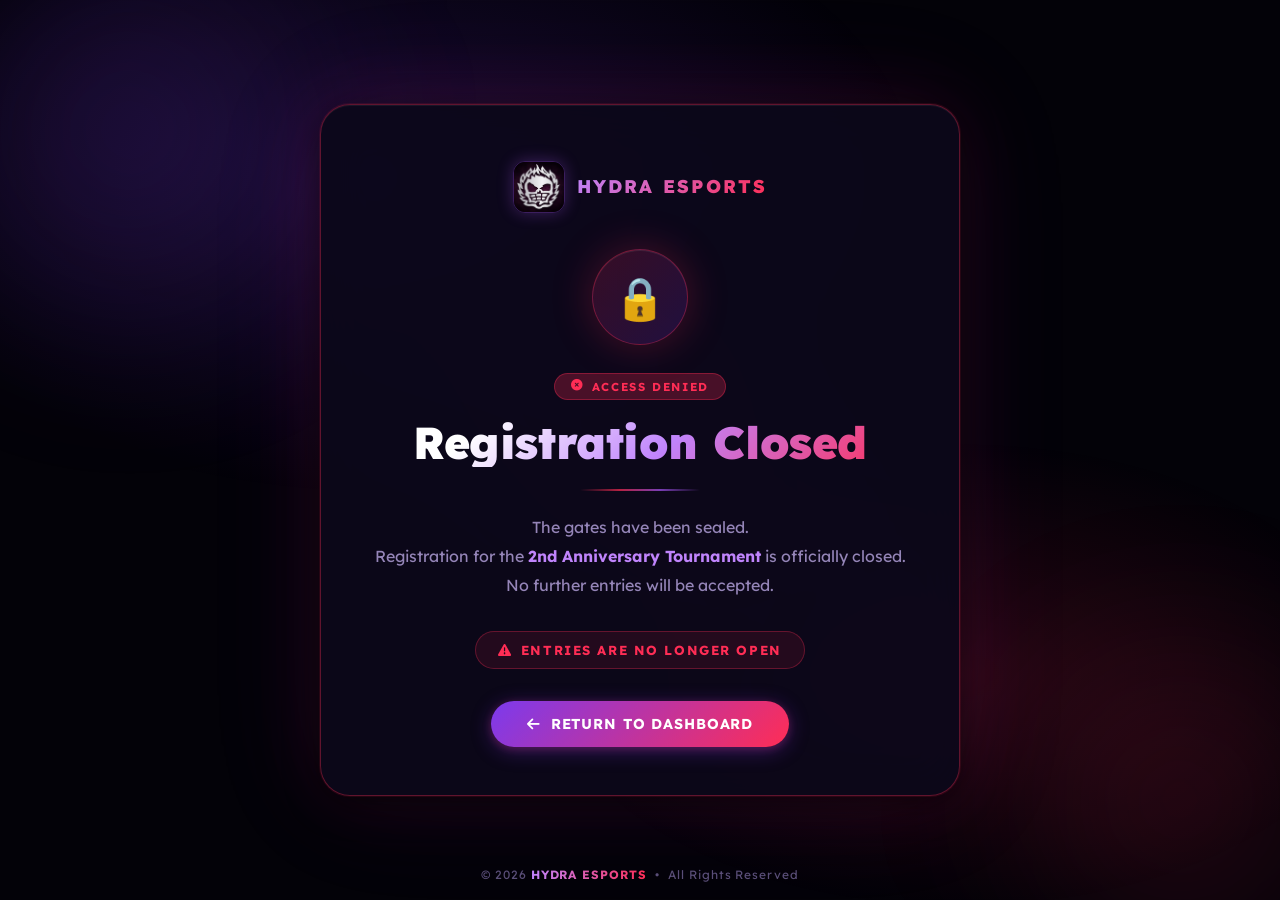
<file: hydra website/dummyreg.html>
<!DOCTYPE html>
<html lang="en">
<head>
<meta charset="UTF-8">
<meta name="viewport" content="width=device-width, initial-scale=1.0">
<title>HYDRA ESPORTS | Registration Closed</title>
<meta name="description" content="Registration for the HYDRA 2nd Anniversary Tournament is now closed.">

<link href="https://fonts.googleapis.com/css2?family=Lexend:wght@300;400;500;600;700;800;900&family=Rajdhani:wght@500;600;700&display=swap" rel="stylesheet">
<link rel="stylesheet" href="https://cdnjs.cloudflare.com/ajax/libs/font-awesome/6.7.2/css/all.min.css">

<style>
/* ============================================
   HYDRA ESPORTS — Registration Closed Page
   Palette: Obsidian / Deep Purple / Crimson Flame
   ============================================ */

:root {
  --bg-void:        #030208;
  --bg-deep:        #07050F;
  --bg-navy:        #0D0A1E;
  --bg-card:        rgba(12, 8, 26, 0.94);
  --bg-glass:       rgba(16, 10, 34, 0.72);
  --purple-neon:    #A855F7;
  --purple-bright:  #C084FC;
  --purple-deep:    #7C3AED;
  --purple-glow:    rgba(168, 85, 247, 0.30);
  --flame-red:      #FF2D55;
  --flame-orange:   #FF6B35;
  --flame-gold:     #FFB800;
  --flame-glow:     rgba(255, 45, 85, 0.25);
  --text-main:      #F5F0FF;
  --text-bright:    #FFFFFF;
  --text-muted:     #9585B8;
  --text-subtle:    #5A4E78;
  --border-purple:  rgba(168, 85, 247, 0.30);
  --border-flame:   rgba(255, 45, 85, 0.35);
  --font-display:   "Lexend", "Rajdhani", sans-serif;
  --font-body:      "Lexend", sans-serif;
  --radius-lg:      22px;
  --radius-xl:      30px;
  --ease-smooth:    cubic-bezier(0.4, 0, 0.2, 1);
  --ease-bounce:    cubic-bezier(0.34, 1.56, 0.64, 1);
}

*, *::before, *::after {
  margin: 0;
  padding: 0;
  box-sizing: border-box;
}

html {
  scroll-behavior: smooth;
  background-color: var(--bg-void);
}

body {
  font-family: var(--font-body);
  background: var(--bg-void);
  color: var(--text-main);
  min-height: 100vh;
  display: flex;
  flex-direction: column;
  justify-content: center;
  align-items: center;
  overflow: hidden;
  position: relative;
}

/* ── Ambient Background ── */
body::before {
  content: "";
  position: fixed;
  inset: 0;
  background:
    radial-gradient(ellipse 60% 50% at 30% 20%, rgba(124, 58, 237, 0.18) 0%, transparent 70%),
    radial-gradient(ellipse 50% 40% at 75% 75%, rgba(255, 45, 85, 0.14) 0%, transparent 65%),
    radial-gradient(ellipse 40% 35% at 50% 50%, rgba(168, 85, 247, 0.08) 0%, transparent 60%);
  pointer-events: none;
  z-index: 0;
}

/* Floating orbs */
.orb {
  position: fixed;
  border-radius: 50%;
  filter: blur(80px);
  pointer-events: none;
  z-index: 0;
  animation: floatOrb 12s ease-in-out infinite;
}
.orb-1 {
  width: 500px; height: 500px;
  background: radial-gradient(circle, rgba(124, 58, 237, 0.20), transparent 70%);
  top: -120px; left: -120px;
  animation-delay: 0s;
}
.orb-2 {
  width: 400px; height: 400px;
  background: radial-gradient(circle, rgba(255, 45, 85, 0.18), transparent 70%);
  bottom: -100px; right: -100px;
  animation-delay: -6s;
}
.orb-3 {
  width: 300px; height: 300px;
  background: radial-gradient(circle, rgba(255, 184, 0, 0.10), transparent 70%);
  top: 50%; left: 50%;
  transform: translate(-50%, -50%);
  animation-delay: -3s;
}

@keyframes floatOrb {
  0%, 100% { transform: translateY(0) scale(1); }
  50%       { transform: translateY(-30px) scale(1.07); }
}

/* ── Main Card ── */
.container {
  position: relative;
  z-index: 10;
  width: 92%;
  max-width: 640px;
  text-align: center;
  background: var(--bg-card);
  border: 1px solid var(--border-flame);
  border-radius: var(--radius-xl);
  padding: 56px 48px 48px;
  backdrop-filter: blur(24px) saturate(1.5);
  -webkit-backdrop-filter: blur(24px) saturate(1.5);
  box-shadow:
    0 0 0 1px rgba(255, 45, 85, 0.10),
    0 8px 32px rgba(0,0,0,0.6),
    0 0 80px rgba(255, 45, 85, 0.12),
    0 0 120px rgba(124, 58, 237, 0.10),
    inset 0 1px 0 rgba(255,255,255,0.06);
  animation: cardIn 0.8s var(--ease-bounce) both;
}

@keyframes cardIn {
  from { opacity: 0; transform: translateY(40px) scale(0.95); }
  to   { opacity: 1; transform: translateY(0) scale(1); }
}

/* ── Brand Bar ── */
.brand-bar {
  display: flex;
  align-items: center;
  justify-content: center;
  gap: 12px;
  margin-bottom: 36px;
}
.brand-logo {
  width: 52px; height: 52px;
  border-radius: 12px;
  object-fit: cover;
  border: 1.5px solid var(--border-purple);
  box-shadow: 0 0 16px var(--purple-glow);
}
.brand-name {
  font-family: var(--font-display);
  font-size: 1.15rem;
  font-weight: 800;
  letter-spacing: 0.12em;
  text-transform: uppercase;
  background: linear-gradient(135deg, var(--purple-bright), var(--flame-red));
  -webkit-background-clip: text;
  -webkit-text-fill-color: transparent;
  background-clip: text;
}

/* ── Icon ── */
.icon-wrap {
  width: 96px; height: 96px;
  margin: 0 auto 28px;
  border-radius: 50%;
  background: linear-gradient(135deg, rgba(255,45,85,0.18), rgba(124,58,237,0.18));
  border: 1.5px solid var(--border-flame);
  display: flex; align-items: center; justify-content: center;
  font-size: 2.6rem;
  box-shadow: 0 0 40px rgba(255,45,85,0.25), inset 0 1px 0 rgba(255,255,255,0.08);
  animation: iconPulse 3s ease-in-out infinite;
}
@keyframes iconPulse {
  0%, 100% { box-shadow: 0 0 40px rgba(255,45,85,0.25), inset 0 1px 0 rgba(255,255,255,0.08); }
  50%       { box-shadow: 0 0 70px rgba(255,45,85,0.45), 0 0 30px rgba(124,58,237,0.30), inset 0 1px 0 rgba(255,255,255,0.08); }
}

/* ── Eyebrow ── */
.eyebrow {
  display: inline-flex;
  align-items: center;
  gap: 7px;
  background: var(--flame-glow);
  border: 1px solid var(--border-flame);
  border-radius: 50px;
  padding: 5px 16px;
  font-size: 0.72rem;
  font-weight: 700;
  letter-spacing: 0.14em;
  text-transform: uppercase;
  color: var(--flame-red);
  margin-bottom: 18px;
  animation: blink 2.4s ease-in-out infinite;
}
@keyframes blink {
  0%, 100% { opacity: 1; }
  50%       { opacity: 0.5; }
}

/* ── Heading ── */
h1 {
  font-family: var(--font-display);
  font-size: clamp(2rem, 5vw, 2.8rem);
  font-weight: 900;
  letter-spacing: -0.01em;
  line-height: 1.1;
  background: linear-gradient(135deg, #fff 20%, var(--purple-bright) 55%, var(--flame-red) 100%);
  -webkit-background-clip: text;
  -webkit-text-fill-color: transparent;
  background-clip: text;
  margin-bottom: 6px;
}

/* ── Divider ── */
.divider {
  width: 120px;
  height: 2px;
  margin: 22px auto;
  background: linear-gradient(90deg, transparent, var(--flame-red), var(--purple-neon), transparent);
  border-radius: 2px;
  opacity: 0.7;
}

/* ── Body Text ── */
.body-text {
  font-size: 1rem;
  font-weight: 400;
  color: var(--text-muted);
  line-height: 1.8;
  margin-bottom: 8px;
}

/* ── Warning Pill ── */
.warning-pill {
  display: inline-flex;
  align-items: center;
  gap: 8px;
  margin: 24px 0 32px;
  background: rgba(255, 45, 85, 0.10);
  border: 1px solid rgba(255, 45, 85, 0.30);
  border-radius: 50px;
  padding: 10px 22px;
  font-size: 0.82rem;
  font-weight: 700;
  letter-spacing: 0.12em;
  text-transform: uppercase;
  color: var(--flame-red);
}

/* ── Return Button ── */
.btn {
  display: inline-flex;
  align-items: center;
  gap: 10px;
  padding: 14px 36px;
  font-family: var(--font-display);
  font-size: 0.9rem;
  font-weight: 700;
  letter-spacing: 0.06em;
  text-transform: uppercase;
  text-decoration: none;
  color: var(--text-bright);
  background: linear-gradient(135deg, var(--purple-deep) 0%, var(--flame-red) 100%);
  border: none;
  border-radius: 50px;
  cursor: pointer;
  transition: all 0.3s var(--ease-smooth);
  box-shadow: 0 4px 20px rgba(124, 58, 237, 0.35), 0 2px 8px rgba(255, 45, 85, 0.25);
  position: relative;
  overflow: hidden;
}
.btn::before {
  content: "";
  position: absolute;
  inset: 0;
  background: linear-gradient(135deg, rgba(255,255,255,0.12), transparent);
  border-radius: inherit;
  opacity: 0;
  transition: opacity 0.3s;
}
.btn:hover {
  transform: translateY(-3px) scale(1.03);
  box-shadow: 0 8px 32px rgba(124, 58, 237, 0.55), 0 4px 16px rgba(255, 45, 85, 0.40);
}
.btn:hover::before { opacity: 1; }
.btn:active { transform: translateY(-1px) scale(1.01); }

/* ── Footer ── */
footer {
  position: fixed;
  bottom: 18px;
  font-size: 0.75rem;
  color: var(--text-subtle);
  letter-spacing: 0.08em;
  z-index: 10;
}
footer span {
  background: linear-gradient(90deg, var(--purple-bright), var(--flame-red));
  -webkit-background-clip: text;
  -webkit-text-fill-color: transparent;
  background-clip: text;
  font-weight: 700;
}

/* ── Responsive ── */
@media (max-width: 480px) {
  .container { padding: 40px 24px 36px; }
  .brand-logo { width: 42px; height: 42px; }
}
</style>
</head>

<body>

<!-- Background Orbs -->
<div class="orb orb-1"></div>
<div class="orb orb-2"></div>
<div class="orb orb-3"></div>

<div class="container">

  <!-- Brand -->
  <div class="brand-bar">
    <img src="new-logo.jpg" alt="HYDRA Esports Logo" class="brand-logo">
    <span class="brand-name">Hydra Esports</span>
  </div>

  <!-- Icon -->
  <div class="icon-wrap">🔒</div>

  <!-- Eyebrow -->
  <div class="eyebrow">
    <i class="fa-solid fa-circle-xmark"></i>
    Access Denied
  </div>

  <!-- Title -->
  <h1>Registration Closed</h1>

  <div class="divider"></div>

  <!-- Body -->
  <p class="body-text">
    The gates have been sealed.<br>
    Registration for the <strong style="color:var(--purple-bright);">2nd Anniversary Tournament</strong> is officially closed.<br>
    No further entries will be accepted.
  </p>

  <!-- Warning -->
  <div class="warning-pill">
    <i class="fa-solid fa-triangle-exclamation"></i>
    Entries Are No Longer Open
  </div>

  <!-- CTA -->
  <a href="user.html" class="btn">
    <i class="fa-solid fa-arrow-left"></i>
    Return to Dashboard
  </a>

</div>

<footer>
  © 2026 <span>HYDRA ESPORTS</span> &nbsp;•&nbsp; All Rights Reserved
</footer>

</body>
</html>
</file>
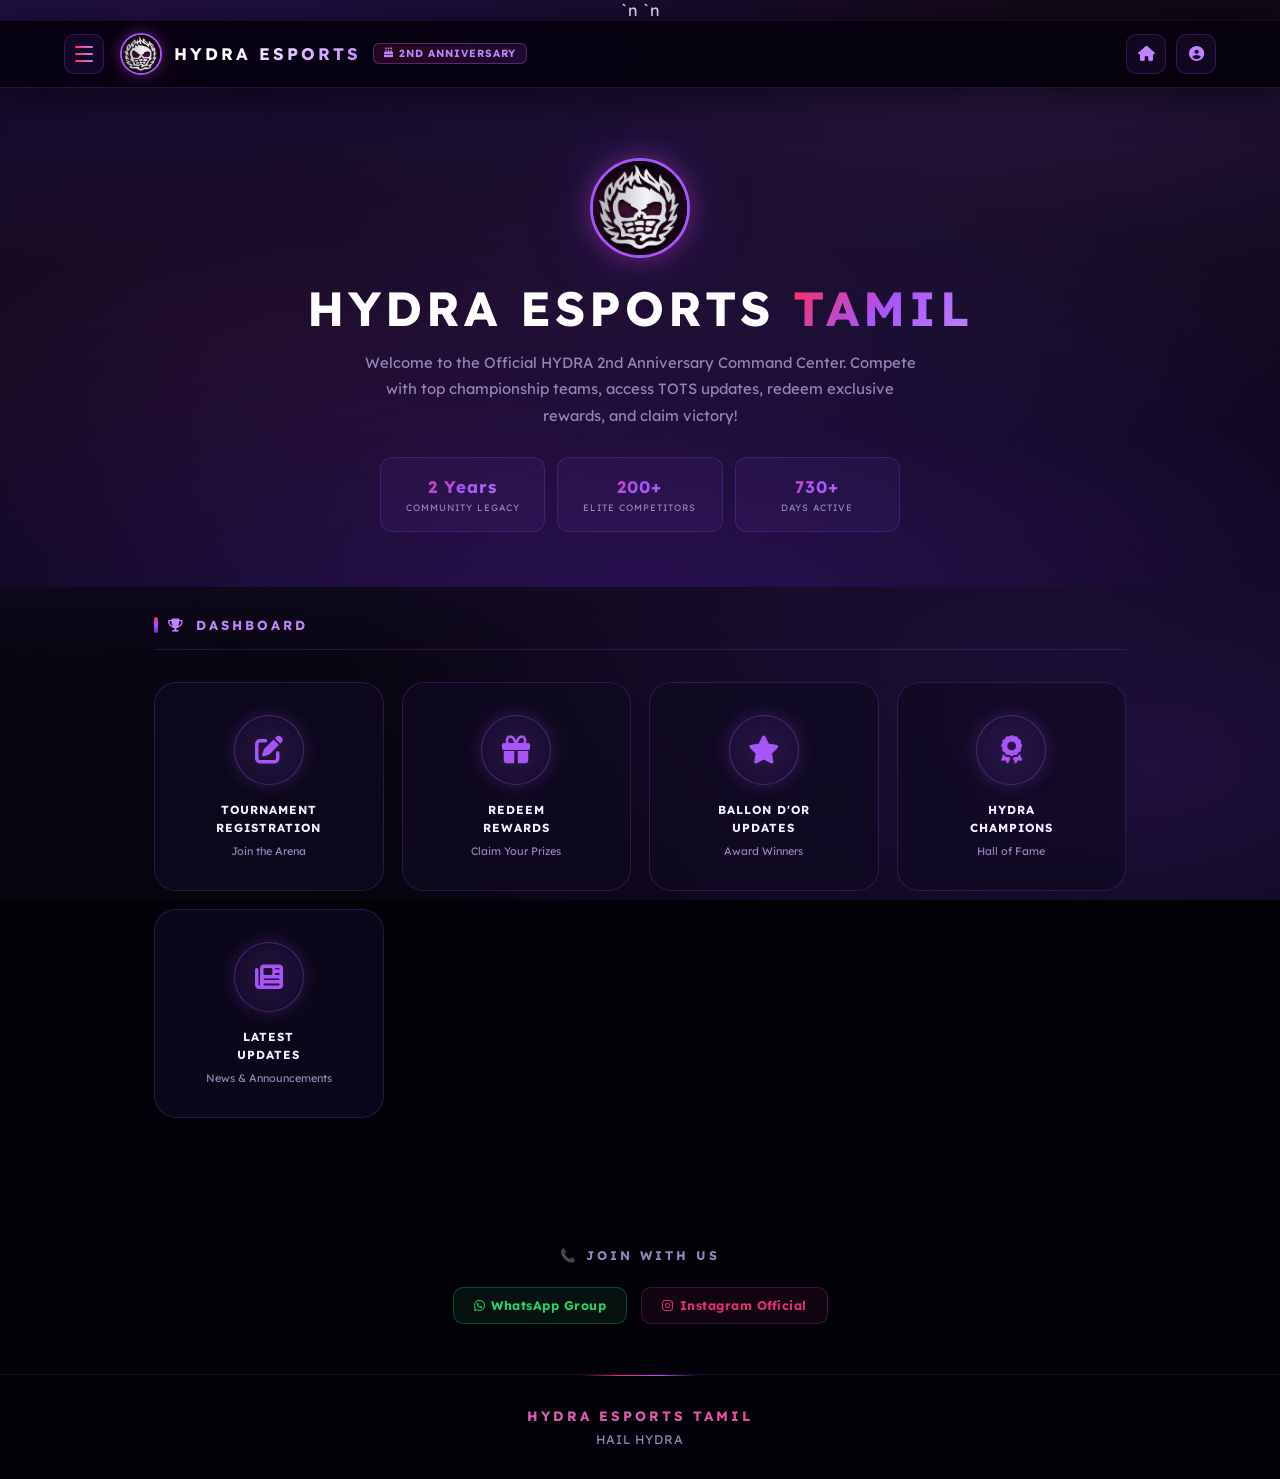
<file: hydra website/user.html>
<!DOCTYPE html>
<html lang="en">
<head>
    <meta charset="UTF-8">
    <meta name="viewport" content="width=device-width, initial-scale=1.0">
    <title>HYDRA ESPORTS | 2nd Anniversary Dashboard</title>
    <meta name="description" content="HYDRA Esports Tamil 2nd Anniversary Dashboard — Access tournaments, TOTS updates, winners and redeem codes.">

    <link rel="stylesheet" href="index.css">
    <link rel="stylesheet" href="login.css">
    <link rel="preconnect" href="https://fonts.googleapis.com">`n    <link rel="preconnect" href="https://fonts.gstatic.com" crossorigin>`n    <link href="https://fonts.googleapis.com/css2?family=Lexend:wght@100..900&family=Rajdhani:wght@500;600;700&display=swap" rel="stylesheet">
    <link rel="stylesheet" href="https://cdnjs.cloudflare.com/ajax/libs/font-awesome/6.7.2/css/all.min.css">
</head>
<body>

    <!-- Header Navigation -->
    <header class="nav-header">
        <div class="nav-left">
            <button class="nav-hamburger" aria-label="Menu">
                <span></span>
                <span></span>
                <span></span>
            </button>
            <a href="user.html" class="nav-brand">
                <div class="nav-logo-wrapper">
                    <img src="new-logo.jpg" alt="HYDRA FC Logo" class="nav-logo-img">
                </div>
                <span class="nav-title">HYDRA ESPORTS</span>
                <span class="anniversary-badge"><i class="fa-solid fa-cake-candles"></i> 2nd Anniversary</span>
            </a>
        </div>
        <div class="nav-right">
            <a href="user.html" class="nav-icon-btn" aria-label="Home" title="Home">
                <i class="fa-solid fa-house"></i>
            </a>
            <button class="nav-icon-btn" aria-label="Profile">
                <i class="fa-solid fa-circle-user"></i>
            </button>
        </div>
    </header>

    <!-- Dashboard Hero -->
    <section class="dashboard-hero">
        <div class="dashboard-hero-content">
            <div class="logo-box">
                <div class="logo">
                    <img src="new-logo.jpg" alt="HYDRA FC Logo" class="hydra-logo-img">
                </div>
            </div>
            <h1>HYDRA ESPORTS <span>TAMIL</span></h1>
            <p>
                Welcome to the Official HYDRA 2nd Anniversary Command Center. Compete with top championship teams, access TOTS updates, redeem exclusive rewards, and claim victory!
            </p>

            <!-- Milestone Stats -->
            <div class="milestone-cards" style="max-width: 520px; margin: 0 auto;">
                <div class="milestone-card">
                    <span class="milestone-value">2 Years</span>
                    <span class="milestone-label">Community Legacy</span>
                </div>
                <div class="milestone-card">
                    <span class="milestone-value">200+</span>
                    <span class="milestone-label">Elite Competitors</span>
                </div>
                <div class="milestone-card">
                    <span class="milestone-value">730+</span>
                    <span class="milestone-label">Days Active</span>
                </div>
            </div>
        </div>
    </section>

    <!-- Premium Feature Card Grid -->
    <section class="dashboard" style="margin-top: 10px;">
        <div class="dashboard-section-header">
            <h2><i class="fa-solid fa-trophy"></i> Dashboard</h2>
        </div>

        <div class="feature-grid">

            <a href="dummyreg.html" class="feature-grid-card">
                <div class="fgc-icon-wrap">
                    <i class="fa-solid fa-pen-to-square"></i>
                </div>
                <span class="fgc-title">Tournament<br>Registration</span>
                <span class="fgc-sub">Join the Arena</span>
            </a>

            <a href="radeem.html" class="feature-grid-card">
                <div class="fgc-icon-wrap">
                    <i class="fa-solid fa-gift"></i>
                </div>
                <span class="fgc-title">Redeem<br>Rewards</span>
                <span class="fgc-sub">Claim Your Prizes</span>
            </a>

            <a href="tots.html" class="feature-grid-card">
                <div class="fgc-icon-wrap">
                    <i class="fa-solid fa-star"></i>
                </div>
                <span class="fgc-title">Ballon d'Or<br>Updates</span>
                <span class="fgc-sub">Award Winners</span>
            </a>

            <a href="winners.html" class="feature-grid-card">
                <div class="fgc-icon-wrap">
                    <i class="fa-solid fa-award"></i>
                </div>
                <span class="fgc-title">HYDRA<br>Champions</span>
                <span class="fgc-sub">Hall of Fame</span>
            </a>

            <a href="user-news.html" class="feature-grid-card">
                <div class="fgc-icon-wrap">
                    <i class="fa-solid fa-newspaper"></i>
                </div>
                <span class="fgc-title">Latest<br>Updates</span>
                <span class="fgc-sub">News & Announcements</span>
            </a>

        </div>
    </section>

    <!-- Join Us Section -->
    <div class="contact-section">
        <h3>📞 JOIN WITH US</h3>
        <div class="contact-links">
            <a href="https://chat.whatsapp.com/CxFlmvKiVvY5ThpyJpaWYj" target="_blank" class="contact-btn whatsapp">
                <i class="fa-brands fa-whatsapp"></i> WhatsApp Group
            </a>
            <a href="https://www.instagram.com/hydraa_cf/" target="_blank" class="contact-btn instagram">
                <i class="fa-brands fa-instagram"></i> Instagram Official
            </a>
        </div>
    </div>
        
    <!-- Footer -->
    <footer>
        <h3>HYDRA ESPORTS TAMIL</h3>
        <p>HAIL HYDRA</p>
    </footer>

    <script src="3d-effects.js"></script>

</body>
</html>
</file>
<file: hydra website/index.css>
/* ============================================
   HYDRA ESPORTS — Ultra Premium Dark Gaming UI
   Palette: Obsidian Black / Crimson / Deep Purple / Flame Gold
   Inspired by the Skull-Flame HYDRA Logo
   ============================================ */

@import url('https://fonts.googleapis.com/css2?family=Lexend:wght@100..900&family=Rajdhani:wght@500;600;700&display=swap');

:root {
  /* Core Backgrounds */
  --bg-void:         #030208;
  --bg-deep:         #07050F;
  --bg-navy:         #0D0A1E;
  --bg-card:         rgba(12, 8, 26, 0.94);
  --bg-card-hover:   rgba(20, 12, 40, 0.98);
  --bg-glass:        rgba(16, 10, 34, 0.72);
  --bg-surface:      rgba(20, 14, 44, 0.80);

  /* Purple Palette */
  --purple-neon:    #A855F7;
  --purple-bright:  #C084FC;
  --purple-deep:    #7C3AED;
  --purple-dark:    #6D28D9;
  --purple-ultra:   #4C1D95;
  --purple-glow:    rgba(168, 85, 247, 0.30);
  --purple-glow-lg: rgba(168, 85, 247, 0.18);
  --violet-mid:     #8B5CF6;

  /* Flame/Crimson Accents */
  --flame-red:      #FF2D55;
  --flame-orange:   #FF6B35;
  --flame-gold:     #FFB800;
  --flame-glow:     rgba(255, 45, 85, 0.25);

  /* Text */
  --text-main:      #F5F0FF;
  --text-bright:    #FFFFFF;
  --text-muted:     #9585B8;
  --text-subtle:    #5A4E78;

  /* Borders */
  --border-purple:  rgba(168, 85, 247, 0.30);
  --border-flame:   rgba(255, 45, 85, 0.25);
  --border-subtle:  rgba(255, 255, 255, 0.07);
  --border-glass:   rgba(255, 255, 255, 0.08);

  /* Typography — Lexend premium stack */
  --font-display:   "Lexend", "Rajdhani", sans-serif;
  --font-sub:       "Lexend", sans-serif;
  --font-body:      "Lexend", sans-serif;

  /* Radius */
  --radius-sm:      10px;
  --radius-md:      16px;
  --radius-lg:      22px;
  --radius-xl:      30px;

  /* Transitions */
  --ease-smooth:    cubic-bezier(0.4, 0, 0.2, 1);
  --ease-bounce:    cubic-bezier(0.34, 1.56, 0.64, 1);
}

/* ============================================
   RESET & BASE
   ============================================ */
*, *::before, *::after {
  margin: 0;
  padding: 0;
  box-sizing: border-box;
}

html {
  scroll-behavior: smooth;
  background-color: #030208;
}

body {
  font-family: var(--font-body);
  font-optical-sizing: auto;
  font-feature-settings: 'kern' 1, 'liga' 1;
  -webkit-font-smoothing: antialiased;
  -moz-osx-font-smoothing: grayscale;
  background-color: #030208;
  background:
    radial-gradient(ellipse 80% 60% at 10% 10%, rgba(109, 40, 217, 0.28), transparent 55%),
    radial-gradient(ellipse 70% 55% at 90% 90%, rgba(124, 58, 237, 0.20), transparent 50%),
    radial-gradient(ellipse 50% 45% at 50% 50%, rgba(168, 85, 247, 0.06), transparent 60%),
    radial-gradient(ellipse 40% 35% at 50% 0%, rgba(255, 45, 85, 0.04), transparent 50%),
    linear-gradient(160deg, #0D0A1E 0%, #07050F 50%, #030208 100%);
  background-attachment: fixed;
  color: var(--text-main);
  min-height: 100vh;
  display: flex;
  flex-direction: column;
  align-items: center;
  overflow-x: hidden;
  animation: fadeIn 0.5s var(--ease-smooth) forwards;
}

/* ============================================
   ANIMATIONS
   ============================================ */
@keyframes fadeIn {
  from { opacity: 0; }
  to   { opacity: 1; }
}

@keyframes slideUp {
  from { opacity: 0; transform: translateY(32px); }
  to   { opacity: 1; transform: translateY(0); }
}

@keyframes slideDown {
  from { opacity: 0; transform: translateY(-20px); }
  to   { opacity: 1; transform: translateY(0); }
}

@keyframes glow-pulse {
  0%, 100% { box-shadow: 0 0 20px var(--purple-glow), 0 0 50px rgba(109, 40, 217, 0.15); }
  50%       { box-shadow: 0 0 40px rgba(168, 85, 247, 0.60), 0 0 90px rgba(109, 40, 217, 0.35); }
}

@keyframes flame-pulse {
  0%, 100% { box-shadow: 0 0 20px rgba(255, 45, 85, 0.30), 0 0 50px rgba(168, 85, 247, 0.20); }
  50%       { box-shadow: 0 0 45px rgba(255, 45, 85, 0.55), 0 0 90px rgba(168, 85, 247, 0.35); }
}

@keyframes shimmer {
  0%   { background-position: -200% center; }
  100% { background-position: 200% center; }
}

@keyframes spin {
  to { transform: rotate(360deg); }
}

@keyframes float {
  0%, 100% { transform: translateY(0px) rotate(0deg); }
  50%       { transform: translateY(-8px) rotate(1deg); }
}

@keyframes borderGlow {
  0%, 100% { border-color: rgba(168, 85, 247, 0.30); }
  50%       { border-color: rgba(168, 85, 247, 0.65); }
}

@keyframes scanline {
  0%   { transform: translateY(-100%); }
  100% { transform: translateY(100vh); }
}

/* ============================================
   BACKGROUND GRID LAYER
   ============================================ */
.background {
  position: fixed;
  inset: 0;
  z-index: 0;
  overflow: hidden;
  pointer-events: none;
}

.gradient {
  position: absolute;
  inset: 0;
  background:
    radial-gradient(ellipse 65% 55% at 20% 20%, rgba(109, 40, 217, 0.22), transparent),
    radial-gradient(ellipse 60% 50% at 80% 80%, rgba(168, 85, 247, 0.14), transparent),
    radial-gradient(ellipse 40% 35% at 80% 20%, rgba(255, 45, 85, 0.07), transparent),
    #030208;
}

.grid {
  position: absolute;
  inset: 0;
  background-image:
    linear-gradient(rgba(168, 85, 247, 0.04) 1px, transparent 1px),
    linear-gradient(90deg, rgba(168, 85, 247, 0.02) 1px, transparent 1px);
  background-size: 56px 56px;
}

/* ============================================
   HEADER / NAV
   ============================================ */
.nav-header {
  width: 100%;
  display: flex;
  align-items: center;
  justify-content: space-between;
  padding: 0 5%;
  height: 68px;
  background: rgba(5, 3, 12, 0.92);
  backdrop-filter: blur(28px) saturate(200%);
  -webkit-backdrop-filter: blur(28px) saturate(200%);
  border-bottom: 1px solid rgba(168, 85, 247, 0.22);
  box-shadow:
    0 4px 40px rgba(0, 0, 0, 0.60),
    0 1px 0 rgba(168, 85, 247, 0.12) inset,
    0 -1px 0 rgba(255, 45, 85, 0.06) inset;
  position: sticky;
  top: 0;
  z-index: 200;
  animation: slideDown 0.5s var(--ease-smooth) both;
}

.nav-left {
  display: flex;
  align-items: center;
  gap: 16px;
}

.nav-right {
  display: flex;
  align-items: center;
  gap: 10px;
}

/* Hamburger */
.nav-hamburger {
  width: 40px;
  height: 40px;
  display: flex;
  flex-direction: column;
  align-items: center;
  justify-content: center;
  gap: 5px;
  background: rgba(168, 85, 247, 0.08);
  border: 1px solid rgba(168, 85, 247, 0.25);
  border-radius: var(--radius-sm);
  cursor: pointer;
  transition: background 0.2s, box-shadow 0.2s;
  padding: 0;
  flex-shrink: 0;
}

.nav-hamburger:hover {
  background: rgba(168, 85, 247, 0.18);
  box-shadow: 0 0 16px var(--purple-glow);
}

.nav-hamburger span {
  display: block;
  width: 18px;
  height: 2px;
  background: linear-gradient(90deg, var(--flame-red), var(--purple-bright));
  border-radius: 2px;
  transition: transform 0.2s, opacity 0.2s;
}

/* Nav icon button */
.nav-icon-btn {
  width: 40px;
  height: 40px;
  display: flex;
  align-items: center;
  justify-content: center;
  background: rgba(168, 85, 247, 0.08);
  border: 1px solid rgba(168, 85, 247, 0.22);
  border-radius: var(--radius-sm);
  color: var(--purple-bright);
  font-size: 0.95rem;
  cursor: pointer;
  text-decoration: none;
  transition: background 0.2s, box-shadow 0.2s, color 0.2s, border-color 0.2s;
  flex-shrink: 0;
}

.nav-icon-btn:hover {
  background: rgba(168, 85, 247, 0.22);
  box-shadow: 0 0 16px var(--purple-glow);
  color: var(--text-bright);
  border-color: rgba(168, 85, 247, 0.50);
}

/* Brand */
.nav-brand {
  display: flex;
  align-items: center;
  gap: 12px;
  text-decoration: none;
}

.nav-logo-wrapper {
  position: relative;
  width: 42px;
  height: 42px;
  flex-shrink: 0;
}

.nav-logo-img {
  width: 42px;
  height: 42px;
  border-radius: 50%;
  object-fit: cover;
  object-position: center;
  border: 2px solid var(--purple-neon);
  box-shadow: 0 0 14px var(--purple-glow), 0 0 30px rgba(255, 45, 85, 0.15);
  display: block;
  transition: box-shadow 0.3s;
}

.nav-logo-img:hover {
  box-shadow: 0 0 24px rgba(168, 85, 247, 0.60), 0 0 50px rgba(255, 45, 85, 0.25);
}

.nav-title {
  font-family: var(--font-display);
  font-size: 1.05rem;
  font-weight: 700;
  color: var(--text-bright);
  letter-spacing: 3px;
  text-transform: uppercase;
  background: linear-gradient(135deg, #FFFFFF 30%, var(--purple-bright) 100%);
  -webkit-background-clip: text;
  background-clip: text;
  color: transparent;
}

.anniversary-badge {
  display: inline-flex;
  align-items: center;
  gap: 5px;
  background: linear-gradient(135deg, rgba(255, 45, 85, 0.15), rgba(168, 85, 247, 0.15));
  border: 1px solid rgba(168, 85, 247, 0.40);
  color: var(--purple-bright);
  font-family: var(--font-sub);
  font-size: 0.65rem;
  font-weight: 700;
  padding: 3px 10px;
  border-radius: 6px;
  letter-spacing: 1px;
  text-transform: uppercase;
  white-space: nowrap;
}

/* ============================================
   LAYOUT
   ============================================ */
main, .container {
  width: 100%;
  max-width: 1280px;
  padding: 32px 5%;
  display: grid;
  grid-template-columns: 1fr 420px;
  gap: 32px;
  align-items: start;
  flex: 1;
}

/* ============================================
   HERO / BRAND PANEL
   ============================================ */
.hero {
  padding: 20px 0;
  animation: slideUp 0.6s var(--ease-smooth) 0.1s both;
}

.hero-logo-box {
  margin-bottom: 28px;
}

.logo {
  width: 100px;
  height: 100px;
  display: flex;
  align-items: center;
  justify-content: center;
}

.hydra-logo-img {
  width: 100px;
  height: 100px;
  border-radius: 50%;
  object-fit: cover;
  object-position: center;
  border: 3px solid var(--purple-neon);
  box-shadow:
    0 0 30px var(--purple-glow),
    0 0 70px rgba(109, 40, 217, 0.22),
    0 0 20px rgba(255, 45, 85, 0.15);
  animation: flame-pulse 3.5s ease-in-out infinite;
  display: block;
}

.tagline {
  font-family: var(--font-sub);
  font-size: 0.68rem;
  color: var(--purple-bright);
  letter-spacing: 3px;
  text-transform: uppercase;
  display: flex;
  align-items: center;
  gap: 10px;
  margin-bottom: 12px;
}

.tagline::before {
  content: '';
  display: inline-block;
  width: 28px;
  height: 2px;
  background: linear-gradient(90deg, var(--flame-red), var(--purple-neon), transparent);
  border-radius: 2px;
}

.hero h1 {
  font-family: var(--font-display);
  font-size: clamp(2rem, 5vw, 3.4rem);
  font-weight: 800;
  color: var(--text-main);
  line-height: 1.08;
  margin: 16px 0;
  letter-spacing: 1.5px;
  text-transform: uppercase;
  font-optical-sizing: auto;
}

.hero h1 span {
  background: linear-gradient(135deg, var(--flame-red), var(--purple-neon), var(--purple-bright));
  -webkit-background-clip: text;
  background-clip: text;
  color: transparent;
}

.hero p {
  font-size: 0.95rem;
  color: var(--text-muted);
  line-height: 1.78;
  max-width: 500px;
  margin-bottom: 28px;
}

/* ============================================
   STATS ROW
   ============================================ */
.hero-stats {
  display: flex;
  gap: 24px;
  flex-wrap: wrap;
  margin-bottom: 28px;
}

.stat {
  display: flex;
  flex-direction: column;
  gap: 2px;
}

.stat-value {
  font-family: var(--font-display);
  font-size: 1.4rem;
  font-weight: 700;
  background: linear-gradient(135deg, var(--flame-red), var(--purple-neon));
  -webkit-background-clip: text;
  background-clip: text;
  color: transparent;
  letter-spacing: 1px;
}

.stat-label {
  font-size: 0.72rem;
  color: var(--text-muted);
  text-transform: uppercase;
  letter-spacing: 1px;
}

/* ============================================
   BUTTONS
   ============================================ */
.btn-primary {
  display: inline-flex;
  align-items: center;
  gap: 8px;
  padding: 13px 28px;
  background: linear-gradient(135deg, var(--purple-dark), var(--purple-neon));
  color: #FFFFFF;
  font-family: var(--font-sub);
  font-size: 0.82rem;
  font-weight: 700;
  border: none;
  border-radius: var(--radius-sm);
  cursor: pointer;
  text-decoration: none;
  letter-spacing: 1px;
  transition: transform 0.2s var(--ease-smooth), box-shadow 0.2s;
  position: relative;
  overflow: hidden;
}

.btn-primary::after {
  content: '';
  position: absolute;
  inset: 0;
  background: rgba(255,255,255,0.08);
  opacity: 0;
  transition: opacity 0.2s;
}

.btn-primary:hover::after { opacity: 1; }

.btn-primary:hover {
  transform: translateY(-3px);
  box-shadow: 0 12px 36px rgba(168, 85, 247, 0.55);
}

.contact-btn {
  display: inline-flex;
  align-items: center;
  gap: 6px;
  padding: 10px 20px;
  background: rgba(168, 85, 247, 0.10);
  border: 1px solid rgba(168, 85, 247, 0.28);
  color: var(--purple-bright);
  font-family: var(--font-sub);
  font-size: 0.78rem;
  font-weight: 700;
  border-radius: var(--radius-sm);
  cursor: pointer;
  text-decoration: none;
  letter-spacing: 0.5px;
  transition: transform 0.2s var(--ease-smooth), background 0.2s, box-shadow 0.2s, border-color 0.2s;
}

.contact-btn:hover {
  transform: translateY(-2px);
  background: rgba(168, 85, 247, 0.22);
  box-shadow: 0 6px 24px rgba(168, 85, 247, 0.30);
  border-color: rgba(168, 85, 247, 0.50);
}

/* ============================================
   FEATURE CARDS (small)
   ============================================ */
.feature-cards {
  display: flex;
  gap: 12px;
  flex-wrap: wrap;
  margin-bottom: 30px;
}

.feat-card {
  padding: 16px 18px;
  background: var(--bg-card);
  border: 1px solid var(--border-purple);
  border-radius: var(--radius-md);
  min-width: 130px;
  cursor: pointer;
  text-decoration: none;
  transition: transform 0.25s var(--ease-smooth), box-shadow 0.25s, border-color 0.25s;
  backdrop-filter: blur(14px);
}

.feat-card:hover {
  transform: translateY(-5px) scale(1.02);
  box-shadow: 0 12px 40px rgba(168, 85, 247, 0.30);
  border-color: rgba(168, 85, 247, 0.55);
}

.feat-icon {
  font-size: 1.4rem;
  margin-bottom: 8px;
  color: var(--purple-neon);
}

.feat-title {
  font-family: var(--font-sub);
  font-size: 0.72rem;
  color: var(--text-main);
  letter-spacing: 0.5px;
  font-weight: 700;
  margin-bottom: 2px;
}

.feat-sub {
  font-size: 0.70rem;
  color: var(--text-muted);
}

/* ============================================
   LOGIN PANEL
   ============================================ */
.login-panel {
  background: var(--bg-card);
  border: 1px solid var(--border-purple);
  border-radius: var(--radius-lg);
  padding: 34px 28px;
  box-shadow: 0 8px 60px rgba(109, 40, 217, 0.24);
  position: sticky;
  top: 80px;
  backdrop-filter: blur(20px);
}

.logo-box {
  display: flex;
  justify-content: center;
  margin-bottom: 20px;
}

/* ============================================
   CARD BASE
   ============================================ */
.card {
  background: var(--bg-card);
  border: 1px solid rgba(168, 85, 247, 0.22);
  border-radius: var(--radius-md);
  padding: 24px;
  backdrop-filter: blur(16px);
  transition: transform 0.28s var(--ease-smooth), box-shadow 0.28s, border-color 0.28s;
  position: relative;
  overflow: hidden;
}

.card::before {
  content: '';
  position: absolute;
  top: 0; left: 0; right: 0;
  height: 1px;
  background: linear-gradient(90deg, transparent, rgba(168, 85, 247, 0.50), rgba(255, 45, 85, 0.30), transparent);
  opacity: 0.6;
}

.card:hover {
  transform: translateY(-4px);
  box-shadow: 0 14px 48px rgba(168, 85, 247, 0.25);
  border-color: rgba(168, 85, 247, 0.45);
}

/* ============================================
   MILESTONE CARDS
   ============================================ */
.milestone-cards {
  display: flex;
  gap: 10px;
  margin-bottom: 22px;
  justify-content: space-between;
}

.milestone-card {
  flex: 1;
  text-align: center;
  background: rgba(168, 85, 247, 0.06);
  border: 1px solid rgba(168, 85, 247, 0.18);
  border-radius: var(--radius-sm);
  padding: 14px 8px;
  transition: transform 0.22s var(--ease-bounce), box-shadow 0.22s, border-color 0.22s;
  position: relative;
  overflow: hidden;
}

.milestone-card::after {
  content: '';
  position: absolute;
  bottom: 0; left: 0; right: 0;
  height: 2px;
  background: linear-gradient(90deg, transparent, var(--purple-neon), transparent);
  opacity: 0;
  transition: opacity 0.3s;
}

.milestone-card:hover {
  transform: translateY(-4px);
  box-shadow: 0 8px 28px rgba(168, 85, 247, 0.25);
  border-color: rgba(168, 85, 247, 0.40);
}

.milestone-card:hover::after { opacity: 1; }

.milestone-value {
  font-family: var(--font-display);
  font-size: 1rem;
  font-weight: 700;
  letter-spacing: 1px;
  background: linear-gradient(135deg, var(--flame-red), var(--purple-neon), var(--purple-bright));
  -webkit-background-clip: text;
  background-clip: text;
  color: transparent;
  display: block;
}

.milestone-label {
  font-size: 0.58rem;
  color: var(--text-muted);
  text-transform: uppercase;
  letter-spacing: 1px;
  display: block;
  margin-top: 4px;
}

/* ============================================
   GOOGLE SIGN-IN BUTTON
   ============================================ */
.google-btn {
  display: flex;
  align-items: center;
  justify-content: center;
  gap: 10px;
  width: 100%;
  padding: 15px 20px;
  background: linear-gradient(135deg, #4C1D95 0%, #7C3AED 40%, #A855F7 100%);
  border: 1px solid rgba(168, 85, 247, 0.40);
  border-radius: var(--radius-md);
  color: #FFFFFF;
  font-family: var(--font-sub);
  font-size: 0.86rem;
  font-weight: 700;
  cursor: pointer;
  letter-spacing: 1px;
  transition: transform 0.22s var(--ease-smooth), box-shadow 0.22s;
  position: relative;
  overflow: hidden;
  box-shadow: 0 4px 24px rgba(109, 40, 217, 0.30);
}

.google-btn::before {
  content: '';
  position: absolute;
  top: 0; left: -100%;
  width: 100%; height: 100%;
  background: linear-gradient(90deg, transparent, rgba(255,255,255,0.14), transparent);
  transition: left 0.45s;
}

.google-btn:hover::before { left: 100%; }

.google-btn:hover {
  transform: translateY(-4px);
  box-shadow: 0 14px 44px rgba(168, 85, 247, 0.60), 0 0 30px rgba(255, 45, 85, 0.15);
  border-color: rgba(168, 85, 247, 0.65);
}

.btn-icon {
  width: 22px;
  height: 22px;
  display: flex;
  align-items: center;
  justify-content: center;
  flex-shrink: 0;
}

/* ============================================
   TABLES
   ============================================ */
.winner-table th {
  color: var(--purple-bright);
  font-family: var(--font-sub);
  font-size: 0.70rem;
  letter-spacing: 1.5px;
  text-transform: uppercase;
  border-bottom: 2px solid rgba(168, 85, 247, 0.40);
  padding: 16px;
  background: rgba(168, 85, 247, 0.06);
}

.winner-table td {
  padding: 14px 16px;
  border-bottom: 1px solid rgba(168, 85, 247, 0.08);
  color: var(--text-main);
  font-size: 0.87rem;
}

.winner-table tr:hover td {
  background: rgba(168, 85, 247, 0.06);
}

.winner-table tr:first-child td {
  color: var(--flame-gold);
}

/* ============================================
   SECTION TITLES
   ============================================ */
.section-title {
  font-family: var(--font-sub);
  font-size: 0.88rem;
  font-weight: 700;
  color: var(--purple-bright);
  letter-spacing: 2.5px;
  text-transform: uppercase;
  margin-bottom: 20px;
  padding-bottom: 12px;
  border-bottom: 1px solid rgba(168, 85, 247, 0.20);
  display: flex;
  align-items: center;
  gap: 10px;
}

.section-title::before {
  content: '';
  display: inline-block;
  width: 4px;
  height: 18px;
  background: linear-gradient(180deg, var(--flame-red), var(--purple-neon), var(--purple-dark));
  border-radius: 3px;
  flex-shrink: 0;
}

/* ============================================
   DIVIDER
   ============================================ */
.divider {
  display: flex;
  align-items: center;
  gap: 12px;
  margin: 20px 0;
  width: 100%;
  height: auto;
  background: none;
  opacity: 1;
}

.divider::before,
.divider::after {
  content: '';
  flex: 1;
  height: 1px;
  background: linear-gradient(90deg, transparent, rgba(168, 85, 247, 0.30), transparent);
}

.divider-text {
  font-size: 0.68rem;
  color: var(--text-muted);
  white-space: nowrap;
  letter-spacing: 2px;
  text-transform: uppercase;
  font-family: var(--font-sub);
}

/* ============================================
   STATUS BAR
   ============================================ */
.status-bar {
  display: flex;
  align-items: center;
  gap: 8px;
  padding: 10px 16px;
  background: rgba(168, 85, 247, 0.06);
  border: 1px solid rgba(168, 85, 247, 0.14);
  border-radius: 8px;
  margin-top: 16px;
}

.status-dot {
  width: 7px;
  height: 7px;
  border-radius: 50%;
  background: #4ade80;
  box-shadow: 0 0 10px rgba(74, 222, 128, 0.65), 0 0 20px rgba(74, 222, 128, 0.30);
  flex-shrink: 0;
  animation: glow-pulse 2s ease-in-out infinite;
}

.status-text {
  font-size: 0.70rem;
  color: var(--text-muted);
  font-family: var(--font-sub);
  letter-spacing: 0.8px;
}

/* ============================================
   LOADING SPINNER
   ============================================ */
.loading-spinner {
  width: 44px;
  height: 44px;
  border: 3px solid rgba(168, 85, 247, 0.12);
  border-top-color: var(--purple-neon);
  border-right-color: var(--flame-red);
  border-radius: 50%;
  animation: spin 0.85s linear infinite;
  margin: 0 auto 16px;
}

/* ============================================
   HIDE LEGACY ELEMENTS
   ============================================ */
.particles, .circle, #arcReactorCanvas,
.logo-ring, .logo-ring-outer, .nav-logo-ring {
  display: none !important;
}

/* ============================================
   INPUTS
   ============================================ */
input[type="text"],
input[type="email"],
input[type="password"],
input[type="file"],
select, textarea {
  background: rgba(168, 85, 247, 0.05) !important;
  border: 1px solid rgba(168, 85, 247, 0.20) !important;
  color: #F5F0FF !important;
  border-radius: var(--radius-sm);
  padding: 14px 18px;
  font-family: var(--font-body);
  width: 100%;
  transition: border-color 0.2s, box-shadow 0.2s, background 0.2s;
  outline: none;
  font-size: 0.9rem;
  letter-spacing: 0.3px;
}

input::placeholder, textarea::placeholder { color: var(--text-subtle) !important; }

input:focus, select:focus, textarea:focus {
  border-color: var(--purple-neon) !important;
  box-shadow: 0 0 0 3px rgba(168, 85, 247, 0.14) !important;
  background: rgba(168, 85, 247, 0.08) !important;
}

/* ============================================
   PAGE WRAPPER (Subpages)
   ============================================ */
.page-wrapper {
  width: 100%;
  max-width: 1100px;
  padding: 36px 5% 80px;
  flex: 1;
  animation: slideUp 0.5s var(--ease-smooth) 0.15s both;
}

/* ============================================
   PAGE HERO
   ============================================ */
.page-hero {
  text-align: center;
  padding: 52px 20px 36px;
  animation: slideUp 0.55s var(--ease-smooth) 0.05s both;
  position: relative;
}

.page-hero::before {
  content: '';
  position: absolute;
  top: 0; left: 50%;
  transform: translateX(-50%);
  width: 200px;
  height: 1px;
  background: linear-gradient(90deg, transparent, var(--purple-neon), var(--flame-red), transparent);
}

.page-hero h1 {
  font-family: var(--font-display);
  font-size: clamp(1.8rem, 4vw, 2.8rem);
  font-weight: 700;
  letter-spacing: 3px;
  text-transform: uppercase;
  background: linear-gradient(135deg, var(--flame-red) 0%, var(--purple-neon) 50%, var(--purple-bright) 100%);
  -webkit-background-clip: text;
  background-clip: text;
  color: transparent;
  margin-bottom: 14px;
  line-height: 1.2;
}

.page-hero p {
  color: var(--text-muted);
  font-size: 0.93rem;
  max-width: 560px;
  margin: 0 auto;
  line-height: 1.78;
}

.page-hero .tagline {
  justify-content: center;
  margin-bottom: 16px;
}

/* ============================================
   DASHBOARD PREMIUM FEATURE GRID
   ============================================ */
.dashboard {
  width: 100%;
  max-width: 1100px;
  padding: 20px 5% 50px;
}

.dashboard-section-header {
  display: flex;
  align-items: center;
  justify-content: space-between;
  margin-bottom: 32px;
  padding-bottom: 16px;
  border-bottom: 1px solid rgba(168, 85, 247, 0.18);
}

.dashboard h2 {
  font-family: var(--font-sub);
  font-size: 0.82rem;
  letter-spacing: 3px;
  color: var(--purple-bright);
  text-transform: uppercase;
  display: flex;
  align-items: center;
  gap: 10px;
}

.dashboard h2::before {
  content: '';
  display: inline-block;
  width: 4px;
  height: 16px;
  background: linear-gradient(180deg, var(--flame-red), var(--purple-neon), var(--purple-dark));
  border-radius: 3px;
}

/* ============================================
   PREMIUM FEATURE CARD GRID
   ============================================ */
.feature-grid {
  display: grid;
  grid-template-columns: repeat(4, 1fr);
  gap: 18px;
  margin-bottom: 50px;
}

.feature-grid-card {
  display: flex;
  flex-direction: column;
  align-items: center;
  justify-content: center;
  gap: 16px;
  padding: 32px 16px;
  min-height: 190px;
  background: var(--bg-glass);
  border: 1px solid rgba(168, 85, 247, 0.20);
  border-radius: var(--radius-lg);
  backdrop-filter: blur(18px);
  -webkit-backdrop-filter: blur(18px);
  text-decoration: none;
  color: var(--text-main);
  position: relative;
  overflow: hidden;
  cursor: pointer;
  transition:
    transform 0.30s var(--ease-bounce),
    box-shadow 0.30s var(--ease-smooth),
    border-color 0.30s,
    background 0.30s;
  animation: slideUp 0.5s var(--ease-smooth) both;
}

/* Top shimmer line */
.feature-grid-card::before {
  content: '';
  position: absolute;
  top: 0; left: 0; right: 0;
  height: 1px;
  background: linear-gradient(90deg, transparent, rgba(255, 45, 85, 0.50), rgba(168, 85, 247, 0.70), transparent);
  opacity: 0;
  transition: opacity 0.3s;
}

/* Radial glow overlay */
.feature-grid-card::after {
  content: '';
  position: absolute;
  inset: 0;
  background: radial-gradient(circle at 50% 40%, rgba(168, 85, 247, 0.10), transparent 65%);
  opacity: 0;
  transition: opacity 0.3s;
}

/* Stagger animation delays */
.feature-grid-card:nth-child(1) { animation-delay: 0.10s; }
.feature-grid-card:nth-child(2) { animation-delay: 0.18s; }
.feature-grid-card:nth-child(3) { animation-delay: 0.26s; }
.feature-grid-card:nth-child(4) { animation-delay: 0.34s; }
.feature-grid-card:nth-child(5) { animation-delay: 0.42s; }
.feature-grid-card:nth-child(6) { animation-delay: 0.50s; }
.feature-grid-card:nth-child(7) { animation-delay: 0.58s; }
.feature-grid-card:nth-child(8) { animation-delay: 0.66s; }

.feature-grid-card:hover::before { opacity: 1; }
.feature-grid-card:hover::after  { opacity: 1; }

.feature-grid-card:hover {
  transform: translateY(-8px) scale(1.03);
  box-shadow:
    0 20px 56px rgba(168, 85, 247, 0.32),
    0 0 0 1px rgba(168, 85, 247, 0.42),
    0 0 30px rgba(255, 45, 85, 0.10);
  background: rgba(24, 14, 52, 0.88);
  border-color: rgba(168, 85, 247, 0.50);
}

.feature-grid-card:hover .fgc-icon-wrap {
  box-shadow:
    0 0 30px rgba(168, 85, 247, 0.60),
    0 0 70px rgba(255, 45, 85, 0.20);
  transform: scale(1.10);
  border-color: rgba(168, 85, 247, 0.65);
}

/* Icon circle */
.fgc-icon-wrap {
  width: 70px;
  height: 70px;
  border-radius: 50%;
  background: radial-gradient(circle, rgba(168, 85, 247, 0.16), rgba(109, 40, 217, 0.08));
  border: 1.5px solid rgba(168, 85, 247, 0.35);
  display: flex;
  align-items: center;
  justify-content: center;
  font-size: 1.75rem;
  color: var(--purple-neon);
  flex-shrink: 0;
  transition: box-shadow 0.30s, transform 0.30s, border-color 0.30s;
  position: relative;
  z-index: 1;
  box-shadow: 0 0 18px rgba(168, 85, 247, 0.22);
}

.fgc-title {
  font-family: var(--font-sub);
  font-size: 0.73rem;
  font-weight: 700;
  color: var(--text-main);
  letter-spacing: 1px;
  text-align: center;
  text-transform: uppercase;
  position: relative;
  z-index: 1;
  line-height: 1.5;
}

.fgc-sub {
  font-size: 0.68rem;
  color: var(--text-muted);
  text-align: center;
  position: relative;
  z-index: 1;
  margin-top: -8px;
}

/* ============================================
   NEWS CARDS
   ============================================ */
.news-grid {
  display: grid;
  grid-template-columns: repeat(auto-fit, minmax(300px, 1fr));
  gap: 22px;
}

.news-card {
  background: var(--bg-glass);
  border: 1px solid rgba(168, 85, 247, 0.20);
  border-radius: var(--radius-lg);
  overflow: hidden;
  backdrop-filter: blur(16px);
  transition: transform 0.30s var(--ease-smooth), box-shadow 0.30s, border-color 0.30s;
  display: flex;
  flex-direction: column;
  animation: slideUp 0.5s var(--ease-smooth) both;
}

.news-card:hover {
  transform: translateY(-7px);
  box-shadow: 0 18px 56px rgba(168, 85, 247, 0.28);
  border-color: rgba(168, 85, 247, 0.50);
}

.news-card-img-wrap {
  overflow: hidden;
  height: 200px;
  flex-shrink: 0;
}

.news-card-img-wrap img,
.news-card img {
  width: 100%;
  height: 200px;
  object-fit: cover;
  display: block;
  transition: transform 0.45s var(--ease-smooth);
}

.news-card:hover .news-card-img-wrap img,
.news-card:hover img {
  transform: scale(1.07);
}

.news-content {
  padding: 22px 20px;
  display: flex;
  flex-direction: column;
  gap: 10px;
  flex: 1;
}

.news-content h2,
.news-content h3 {
  font-family: var(--font-sub);
  font-size: 0.88rem;
  font-weight: 700;
  color: var(--text-main);
  letter-spacing: 0.5px;
  line-height: 1.48;
}

.news-content p {
  font-size: 0.83rem;
  color: var(--text-muted);
  line-height: 1.72;
  flex: 1;
}

.news-date {
  display: inline-flex;
  align-items: center;
  gap: 6px;
  font-family: var(--font-sub);
  font-size: 0.63rem;
  font-weight: 700;
  color: var(--purple-bright);
  background: rgba(168, 85, 247, 0.10);
  border: 1px solid rgba(168, 85, 247, 0.22);
  border-radius: 20px;
  padding: 4px 12px;
  letter-spacing: 0.5px;
  width: fit-content;
  margin-top: auto;
}

/* ============================================
   CONTACT SECTION
   ============================================ */
.contact-section {
  width: 100%;
  max-width: 1100px;
  padding: 30px 5% 50px;
  text-align: center;
}

.contact-section h3 {
  font-family: var(--font-sub);
  font-size: 0.78rem;
  letter-spacing: 3px;
  color: var(--text-muted);
  text-transform: uppercase;
  margin-bottom: 24px;
}

.contact-links {
  display: flex;
  gap: 14px;
  justify-content: center;
  flex-wrap: wrap;
}

.contact-btn.whatsapp {
  background: rgba(37, 211, 102, 0.08);
  border-color: rgba(37, 211, 102, 0.28);
  color: #25D366;
}

.contact-btn.whatsapp:hover {
  background: rgba(37, 211, 102, 0.18);
  box-shadow: 0 6px 24px rgba(37, 211, 102, 0.28);
}

.contact-btn.instagram {
  background: rgba(193, 53, 132, 0.08);
  border-color: rgba(193, 53, 132, 0.28);
  color: #E1306C;
}

.contact-btn.instagram:hover {
  background: rgba(193, 53, 132, 0.18);
  box-shadow: 0 6px 24px rgba(193, 53, 132, 0.28);
}

/* ============================================
   FOOTER
   ============================================ */
footer, .footer {
  width: 100%;
  text-align: center;
  padding: 32px 20px;
  border-top: 1px solid rgba(168, 85, 247, 0.14);
  color: var(--text-muted);
  font-size: 0.78rem;
  margin-top: auto;
  position: relative;
}

footer::before {
  content: '';
  position: absolute;
  top: 0; left: 50%;
  transform: translateX(-50%);
  width: 120px;
  height: 1px;
  background: linear-gradient(90deg, transparent, var(--flame-red), var(--purple-neon), transparent);
}

footer h3, .footer h3 {
  font-family: var(--font-display);
  color: var(--purple-bright);
  margin-bottom: 8px;
  font-size: 0.85rem;
  letter-spacing: 3px;
  text-transform: uppercase;
  background: linear-gradient(135deg, var(--purple-bright), var(--flame-red));
  -webkit-background-clip: text;
  background-clip: text;
  color: transparent;
}

footer p { margin-top: 4px; letter-spacing: 1px; }

/* ============================================
   TABLE WRAPPER
   ============================================ */
.table-wrapper {
  overflow-x: auto;
}

/* ============================================
   FORM CARD
   ============================================ */
.form-card {
  width: min(560px, 94vw);
  margin: 0 auto;
}

/* ============================================
   DASHBOARD GRID (legacy fallback)
   ============================================ */
.dashboard-grid {
  display: grid;
  grid-template-columns: repeat(auto-fit, minmax(200px, 1fr));
  gap: 20px;
}

.dashboard-grid .card {
  display: flex;
  flex-direction: column;
  gap: 12px;
  text-decoration: none;
  color: var(--text-main);
}

.dashboard-grid .card .icon {
  font-size: 1.8rem;
  width: 54px;
  height: 54px;
  background: rgba(168, 85, 247, 0.10);
  border: 1px solid var(--border-purple);
  border-radius: 14px;
  display: flex;
  align-items: center;
  justify-content: center;
  color: var(--purple-neon);
  transition: background 0.2s, box-shadow 0.2s;
}

.dashboard-grid .card:hover .icon {
  background: rgba(168, 85, 247, 0.22);
  box-shadow: 0 0 20px var(--purple-glow);
}

.dashboard-grid .card h3 {
  font-family: var(--font-sub);
  font-size: 0.80rem;
  font-weight: 700;
  letter-spacing: 0.5px;
}

.dashboard-grid .card p {
  font-size: 0.78rem;
  color: var(--text-muted);
  line-height: 1.5;
  margin: 0;
}

/* ============================================
   DASHBOARD HERO
   ============================================ */
.dashboard-hero {
  width: 100%;
  position: relative;
  min-height: 300px;
  display: flex;
  align-items: center;
  justify-content: center;
  flex-direction: column;
  text-align: center;
  padding: 70px 5% 55px;
  overflow: hidden;
  margin-bottom: 0;
}

.dashboard-hero::before {
  content: '';
  position: absolute;
  inset: 0;
  background:
    radial-gradient(ellipse 80% 90% at 50% 110%, rgba(109, 40, 217, 0.35), transparent),
    radial-gradient(ellipse 60% 70% at 80% 0%, rgba(168, 85, 247, 0.14), transparent),
    radial-gradient(ellipse 50% 50% at 20% 50%, rgba(255, 45, 85, 0.06), transparent),
    linear-gradient(180deg, rgba(13, 10, 30, 0.60) 0%, rgba(7, 5, 15, 0.95) 100%);
  z-index: 0;
}

.dashboard-hero-content {
  position: relative;
  z-index: 1;
  animation: slideUp 0.6s var(--ease-smooth) 0.1s both;
}

.dashboard-hero-content .logo-box {
  display: flex;
  justify-content: center;
  margin-bottom: 24px;
}

.dashboard-hero-content .logo {
  width: 100px;
  height: 100px;
}

.dashboard-hero-content h1 {
  font-family: var(--font-display);
  font-size: clamp(1.9rem, 4.5vw, 3rem);
  font-weight: 700;
  color: var(--text-bright);
  letter-spacing: 4px;
  line-height: 1.12;
  margin-bottom: 14px;
  text-transform: uppercase;
}

.dashboard-hero-content h1 span {
  background: linear-gradient(135deg, var(--flame-red), var(--purple-neon), var(--purple-bright));
  -webkit-background-clip: text;
  background-clip: text;
  color: transparent;
}

.dashboard-hero-content p {
  font-size: 0.93rem;
  color: var(--text-muted);
  max-width: 560px;
  margin: 0 auto 28px;
  line-height: 1.78;
}

/* ============================================
   UPDATES SECTION
   ============================================ */
.updates-section {
  width: 100%;
  max-width: 1100px;
  padding: 0 5% 60px;
}

.updates-header {
  display: flex;
  align-items: center;
  justify-content: space-between;
  margin-bottom: 26px;
}

.updates-header h2 {
  font-family: var(--font-sub);
  font-size: 0.82rem;
  letter-spacing: 3px;
  color: var(--purple-bright);
  text-transform: uppercase;
  display: flex;
  align-items: center;
  gap: 10px;
}

.updates-header h2::before {
  content: '';
  display: inline-block;
  width: 4px;
  height: 16px;
  background: linear-gradient(180deg, var(--flame-red), var(--purple-neon), var(--purple-dark));
  border-radius: 3px;
}

.view-all-btn {
  display: inline-flex;
  align-items: center;
  gap: 6px;
  font-family: var(--font-sub);
  font-size: 0.70rem;
  font-weight: 700;
  color: var(--purple-bright);
  text-decoration: none;
  letter-spacing: 1px;
  transition: color 0.2s, gap 0.2s;
}

.view-all-btn:hover {
  color: var(--purple-neon);
  gap: 10px;
}

/* ============================================
   RESPONSIVE
   ============================================ */
@media (max-width: 1100px) {
  .feature-grid {
    grid-template-columns: repeat(3, 1fr);
  }
}

@media (max-width: 900px) {
  main, .container {
    grid-template-columns: 1fr;
  }

  .login-panel {
    position: static;
  }

  .feature-grid {
    grid-template-columns: repeat(3, 1fr);
  }

  .dashboard-grid {
    grid-template-columns: repeat(auto-fit, minmax(160px, 1fr));
  }
}

@media (max-width: 768px) {
  .feature-grid {
    grid-template-columns: repeat(2, 1fr);
    gap: 14px;
  }

  .feature-grid-card {
    min-height: 160px;
    padding: 26px 14px;
  }

  .fgc-icon-wrap {
    width: 60px;
    height: 60px;
    font-size: 1.5rem;
  }

  .anniversary-badge {
    display: none;
  }

  .news-grid {
    grid-template-columns: 1fr;
  }
}

@media (max-width: 600px) {
  .nav-header {
    padding: 0 4%;
    height: 60px;
  }

  .nav-title {
    font-size: 0.88rem;
    letter-spacing: 1.5px;
  }

  .hero h1 {
    font-size: 1.7rem;
  }

  .feature-cards {
    gap: 8px;
  }

  .milestone-cards {
    flex-direction: column;
  }

  .dashboard-grid {
    grid-template-columns: 1fr 1fr;
  }

  .contact-links {
    flex-direction: column;
    align-items: center;
  }

  .feature-grid {
    grid-template-columns: repeat(2, 1fr);
    gap: 12px;
  }

  .feature-grid-card {
    min-height: 148px;
    padding: 22px 12px;
    gap: 12px;
  }

  .fgc-icon-wrap {
    width: 54px;
    height: 54px;
    font-size: 1.35rem;
  }

  .fgc-title {
    font-size: 0.67rem;
  }

  .dashboard-hero {
    min-height: 240px;
    padding: 50px 5% 40px;
  }

  .updates-header {
    flex-direction: column;
    align-items: flex-start;
    gap: 8px;
  }
}

@media (max-width: 380px) {
  .feature-grid-card {
    min-height: 136px;
    padding: 18px 10px;
  }

  .fgc-icon-wrap {
    width: 48px;
    height: 48px;
    font-size: 1.2rem;
  }

  .fgc-title {
    font-size: 0.62rem;
  }
}
</file>
<file: hydra website/login.css>
/* ============================================
   HYDRA ARENA — Premium Login Page
   Dark Skull-Flame Glassmorphism Theme
   ============================================ */

@import url('https://fonts.googleapis.com/css2?family=Lexend:wght@100..900&family=Rajdhani:wght@500;600;700&display=swap');

:root {
  --bg-obsidian:        #030208;
  --bg-deep:            #07050F;
  --panel-glass:        rgba(12, 8, 26, 0.94);
  --panel-border:       rgba(168, 85, 247, 0.30);

  --purple-neon:        #A855F7;
  --purple-bright:      #C084FC;
  --purple-deep:        #7C3AED;
  --purple-dark:        #6D28D9;
  --purple-glow:        rgba(168, 85, 247, 0.32);
  --violet-mid:         #8B5CF6;

  --flame-red:          #FF2D55;
  --flame-orange:       #FF6B35;
  --flame-gold:         #FFB800;
  --flame-glow:         rgba(255, 45, 85, 0.22);

  --gold-accent:        #E9D5FF;
  --text-main:          #F5F0FF;
  --text-bright:        #FFFFFF;
  --text-muted:         #9585B8;
  --text-subtle:        #5A4E78;

  --font-display:       "Lexend", "Rajdhani", sans-serif;
  --font-sub:           "Lexend", sans-serif;
  --font-body:          "Lexend", sans-serif;

  --ease-smooth:        cubic-bezier(0.4, 0, 0.2, 1);
  --ease-bounce:        cubic-bezier(0.34, 1.56, 0.64, 1);
}

*, *::before, *::after {
  margin: 0;
  padding: 0;
  box-sizing: border-box;
}

/* ============================================
   ANIMATIONS
   ============================================ */
@keyframes fadeIn {
  from { opacity: 0; }
  to   { opacity: 1; }
}

@keyframes slideUp {
  from { opacity: 0; transform: translateY(36px); }
  to   { opacity: 1; transform: translateY(0); }
}

@keyframes slideRight {
  from { opacity: 0; transform: translateX(-28px); }
  to   { opacity: 1; transform: translateX(0); }
}

@keyframes slideLeft {
  from { opacity: 0; transform: translateX(28px); }
  to   { opacity: 1; transform: translateX(0); }
}

@keyframes slideDown {
  from { opacity: 0; transform: translateY(-20px); }
  to   { opacity: 1; transform: translateY(0); }
}

@keyframes logoPulse {
  0%, 100% {
    box-shadow:
      0 0 24px rgba(168, 85, 247, 0.50),
      0 0 60px rgba(109, 40, 217, 0.22),
      0 0 16px rgba(255, 45, 85, 0.20);
  }
  50% {
    box-shadow:
      0 0 44px rgba(168, 85, 247, 0.75),
      0 0 100px rgba(109, 40, 217, 0.42),
      0 0 32px rgba(255, 45, 85, 0.35);
  }
}

@keyframes borderGlow {
  0%, 100% { border-color: rgba(168, 85, 247, 0.28); }
  50%       { border-color: rgba(168, 85, 247, 0.58); }
}

@keyframes glow-pulse {
  0%, 100% { box-shadow: 0 0 8px rgba(74, 222, 128, 0.60); }
  50%       { box-shadow: 0 0 18px rgba(74, 222, 128, 0.90); }
}

@keyframes float {
  0%, 100% { transform: translateY(0px); }
  50%       { transform: translateY(-8px); }
}

/* ============================================
   BODY
   ============================================ */
html {
  scroll-behavior: smooth;
  background-color: #030208;
}

body {
  font-family: var(--font-body);
  font-optical-sizing: auto;
  font-feature-settings: 'kern' 1, 'liga' 1, 'calt' 1;
  -webkit-font-smoothing: antialiased;
  -moz-osx-font-smoothing: grayscale;
  background-color: #030208;
  background:
    radial-gradient(ellipse 70% 60% at 12% 15%, rgba(109, 40, 217, 0.28), transparent),
    radial-gradient(ellipse 65% 55% at 90% 85%, rgba(124, 58, 237, 0.22), transparent),
    radial-gradient(ellipse 45% 40% at 55% 50%, rgba(168, 85, 247, 0.06), transparent),
    radial-gradient(ellipse 50% 45% at 80% 10%, rgba(255, 45, 85, 0.05), transparent),
    linear-gradient(160deg, #0D0A1E 0%, #07050F 60%, #030208 100%);
  background-attachment: fixed;
  color: var(--text-main);
  min-height: 100vh;
  overflow-x: hidden;
  animation: fadeIn 0.6s var(--ease-smooth) both;
}

/* ============================================
   BACKGROUND
   ============================================ */
.background {
  position: fixed;
  inset: 0;
  z-index: 0;
  overflow: hidden;
  pointer-events: none;
}

.gradient {
  position: absolute;
  inset: 0;
  background:
    radial-gradient(ellipse 65% 55% at 20% 20%, rgba(109, 40, 217, 0.24), transparent),
    radial-gradient(ellipse 60% 50% at 82% 80%, rgba(168, 85, 247, 0.16), transparent),
    radial-gradient(ellipse 40% 35% at 80% 15%, rgba(255, 45, 85, 0.07), transparent),
    #030208;
}

.grid {
  position: absolute;
  inset: 0;
  background-image:
    linear-gradient(rgba(168, 85, 247, 0.04) 1px, transparent 1px),
    linear-gradient(90deg, rgba(168, 85, 247, 0.02) 1px, transparent 1px);
  background-size: 56px 56px;
}

.particles, .circle {
  display: none !important;
}

/* ============================================
   HEADER / NAV (shared with index)
   ============================================ */
.nav-header {
  width: 100%;
  display: flex;
  align-items: center;
  justify-content: space-between;
  padding: 0 5%;
  height: 68px;
  background: rgba(5, 3, 12, 0.92);
  backdrop-filter: blur(28px) saturate(200%);
  -webkit-backdrop-filter: blur(28px) saturate(200%);
  border-bottom: 1px solid rgba(168, 85, 247, 0.20);
  box-shadow:
    0 4px 40px rgba(0, 0, 0, 0.60),
    0 1px 0 rgba(168, 85, 247, 0.10) inset;
  position: sticky;
  top: 0;
  z-index: 200;
  animation: slideDown 0.5s var(--ease-smooth) both;
}

.nav-left {
  display: flex;
  align-items: center;
  gap: 16px;
}

.nav-right {
  display: flex;
  align-items: center;
  gap: 10px;
}

.nav-hamburger {
  width: 40px;
  height: 40px;
  display: flex;
  flex-direction: column;
  align-items: center;
  justify-content: center;
  gap: 5px;
  background: rgba(168, 85, 247, 0.08);
  border: 1px solid rgba(168, 85, 247, 0.22);
  border-radius: 10px;
  cursor: pointer;
  transition: background 0.2s, box-shadow 0.2s;
  padding: 0;
  flex-shrink: 0;
}

.nav-hamburger:hover {
  background: rgba(168, 85, 247, 0.18);
  box-shadow: 0 0 16px var(--purple-glow);
}

.nav-hamburger span {
  display: block;
  width: 18px;
  height: 2px;
  background: linear-gradient(90deg, var(--flame-red), var(--purple-bright));
  border-radius: 2px;
  transition: transform 0.2s, opacity 0.2s;
}

.nav-icon-btn {
  width: 40px;
  height: 40px;
  display: flex;
  align-items: center;
  justify-content: center;
  background: rgba(168, 85, 247, 0.08);
  border: 1px solid rgba(168, 85, 247, 0.22);
  border-radius: 10px;
  color: var(--purple-bright);
  font-size: 0.95rem;
  cursor: pointer;
  text-decoration: none;
  transition: background 0.2s, box-shadow 0.2s, color 0.2s;
  flex-shrink: 0;
}

.nav-icon-btn:hover {
  background: rgba(168, 85, 247, 0.22);
  box-shadow: 0 0 16px var(--purple-glow);
  color: var(--text-bright);
}

.nav-brand {
  display: flex;
  align-items: center;
  gap: 12px;
  text-decoration: none;
}

.nav-logo-wrapper {
  position: relative;
  width: 42px;
  height: 42px;
  flex-shrink: 0;
}

.nav-logo-img {
  width: 42px;
  height: 42px;
  border-radius: 50%;
  object-fit: cover;
  object-position: center;
  border: 2px solid var(--purple-neon);
  box-shadow: 0 0 14px var(--purple-glow), 0 0 30px rgba(255, 45, 85, 0.15);
  display: block;
}

.nav-title {
  font-family: var(--font-display);
  font-size: 1.05rem;
  font-weight: 700;
  letter-spacing: 3px;
  text-transform: uppercase;
  background: linear-gradient(135deg, #FFFFFF 30%, var(--purple-bright) 100%);
  -webkit-background-clip: text;
  background-clip: text;
  color: transparent;
}

.anniversary-badge {
  display: inline-flex;
  align-items: center;
  gap: 5px;
  background: linear-gradient(135deg, rgba(255, 45, 85, 0.12), rgba(168, 85, 247, 0.14));
  border: 1px solid rgba(168, 85, 247, 0.38);
  color: var(--purple-bright);
  font-family: var(--font-sub);
  font-size: 0.65rem;
  font-weight: 700;
  padding: 3px 10px;
  border-radius: 6px;
  letter-spacing: 1px;
  text-transform: uppercase;
  white-space: nowrap;
}

.contact-btn {
  display: inline-flex;
  align-items: center;
  gap: 6px;
  padding: 10px 20px;
  background: rgba(168, 85, 247, 0.10);
  border: 1px solid rgba(168, 85, 247, 0.26);
  color: var(--purple-bright);
  font-family: var(--font-sub);
  font-size: 0.78rem;
  font-weight: 700;
  border-radius: 10px;
  cursor: pointer;
  text-decoration: none;
  letter-spacing: 0.5px;
  transition: transform 0.2s, background 0.2s, box-shadow 0.2s, border-color 0.2s;
}

.contact-btn:hover {
  transform: translateY(-2px);
  background: rgba(168, 85, 247, 0.22);
  box-shadow: 0 6px 24px rgba(168, 85, 247, 0.28);
  border-color: rgba(168, 85, 247, 0.50);
}

/* ============================================
   MAIN LAYOUT
   ============================================ */
.login-wrapper {
  position: relative;
  z-index: 1;
  display: grid;
  grid-template-columns: 1fr 500px;
  gap: 72px;
  min-height: 100vh;
  max-width: 1360px;
  margin: 0 auto;
  padding: 72px 5%;
  align-items: center;
}

/* ============================================
   LEFT BRAND PANEL
   ============================================ */
.brand-panel {
  display: flex;
  flex-direction: column;
  gap: 30px;
  justify-content: center;
  animation: slideRight 0.7s var(--ease-smooth) 0.1s both;
}

.brand-logo {
  width: 120px;
  height: 120px;
  border-radius: 50%;
  object-fit: cover;
  object-position: center;
  border: 3px solid var(--purple-neon);
  box-shadow:
    0 0 32px rgba(168, 85, 247, 0.50),
    0 0 70px rgba(109, 40, 217, 0.25),
    0 0 20px rgba(255, 45, 85, 0.22);
  animation: logoPulse 3.5s ease-in-out infinite;
  display: block;
}

.brand-eyebrow {
  font-family: var(--font-sub);
  font-size: 0.68rem;
  color: var(--purple-bright);
  letter-spacing: 3px;
  text-transform: uppercase;
  display: flex;
  align-items: center;
  gap: 12px;
}

.brand-eyebrow::before {
  content: '';
  display: inline-block;
  width: 32px;
  height: 2px;
  background: linear-gradient(90deg, var(--flame-red), var(--purple-neon), transparent);
  border-radius: 2px;
}

.brand-title {
  font-family: var(--font-display);
  font-size: clamp(2.4rem, 5vw, 3.6rem);
  font-weight: 800;
  line-height: 1.06;
  color: var(--text-bright);
  letter-spacing: 2px;
  text-transform: uppercase;
  font-optical-sizing: auto;
}

.brand-title span {
  background: linear-gradient(135deg, var(--flame-red), var(--purple-neon), var(--purple-bright));
  -webkit-background-clip: text;
  background-clip: text;
  color: transparent;
}

.brand-sub {
  font-size: 0.93rem;
  color: var(--text-muted);
  line-height: 1.80;
  max-width: 470px;
}

/* ============================================
   MILESTONE CARDS
   ============================================ */
.milestone-cards {
  display: flex;
  gap: 12px;
  flex-wrap: wrap;
  margin-top: 4px;
}

.milestone-card {
  flex: 1;
  min-width: 110px;
  text-align: center;
  background: rgba(168, 85, 247, 0.06);
  border: 1px solid rgba(168, 85, 247, 0.20);
  border-radius: 12px;
  padding: 18px 10px;
  transition: transform 0.22s var(--ease-bounce), box-shadow 0.22s, border-color 0.22s;
  backdrop-filter: blur(8px);
  position: relative;
  overflow: hidden;
}

.milestone-card::after {
  content: '';
  position: absolute;
  bottom: 0; left: 0; right: 0;
  height: 2px;
  background: linear-gradient(90deg, transparent, var(--purple-neon), transparent);
  opacity: 0;
  transition: opacity 0.3s;
}

.milestone-card:hover {
  transform: translateY(-4px);
  box-shadow: 0 8px 28px rgba(168, 85, 247, 0.28);
  border-color: rgba(168, 85, 247, 0.40);
}

.milestone-card:hover::after { opacity: 1; }

.milestone-value {
  font-family: var(--font-display);
  font-size: 1.05rem;
  font-weight: 700;
  letter-spacing: 1px;
  background: linear-gradient(135deg, var(--flame-red), var(--purple-neon), var(--purple-bright));
  -webkit-background-clip: text;
  background-clip: text;
  color: transparent;
  display: block;
}

.milestone-label {
  font-size: 0.58rem;
  color: var(--text-muted);
  text-transform: uppercase;
  letter-spacing: 1px;
  display: block;
  margin-top: 5px;
}

/* ============================================
   LOGIN CARD
   ============================================ */
.login-card {
  background: rgba(10, 7, 22, 0.92);
  border: 1px solid rgba(168, 85, 247, 0.30);
  border-radius: 26px;
  padding: 46px 40px;
  box-shadow:
    0 0 80px rgba(109, 40, 217, 0.18),
    0 32px 80px rgba(0, 0, 0, 0.65),
    inset 0 1px 0 rgba(255, 255, 255, 0.07),
    inset 0 -1px 0 rgba(168, 85, 247, 0.08);
  backdrop-filter: blur(32px) saturate(170%);
  -webkit-backdrop-filter: blur(32px) saturate(170%);
  animation: slideLeft 0.7s var(--ease-smooth) 0.2s both, borderGlow 5s ease-in-out 0.9s infinite;
  position: relative;
  overflow: hidden;
}

/* Top gradient bar */
.login-card::before {
  content: '';
  position: absolute;
  top: 0; left: 0; right: 0;
  height: 2px;
  background: linear-gradient(90deg, transparent, var(--flame-red) 20%, var(--purple-neon) 50%, var(--purple-bright) 80%, transparent);
  opacity: 0.80;
}

.login-logo-box {
  display: flex;
  justify-content: center;
  margin-bottom: 26px;
}

.login-logo-img {
  width: 90px;
  height: 90px;
  border-radius: 50%;
  object-fit: cover;
  object-position: center;
  border: 2.5px solid var(--purple-neon);
  box-shadow:
    0 0 28px rgba(168, 85, 247, 0.50),
    0 0 16px rgba(255, 45, 85, 0.22);
  display: block;
  animation: logoPulse 3.2s ease-in-out infinite;
}

.login-eyebrow {
  font-family: var(--font-sub);
  font-size: 0.64rem;
  color: var(--purple-bright);
  letter-spacing: 2.5px;
  text-transform: uppercase;
  text-align: center;
  margin-bottom: 8px;
  display: block;
}

.login-title {
  font-family: var(--font-display);
  font-size: 1.30rem;
  font-weight: 700;
  color: var(--text-bright);
  text-align: center;
  margin-bottom: 22px;
  line-height: 1.35;
  letter-spacing: 2px;
  text-transform: uppercase;
  background: linear-gradient(135deg, #FFFFFF, var(--purple-bright));
  -webkit-background-clip: text;
  background-clip: text;
  color: transparent;
}

/* ============================================
   DIVIDER
   ============================================ */
.divider {
  display: flex;
  align-items: center;
  gap: 12px;
  margin: 20px 0;
  width: 100%;
  height: auto;
  background: none;
  opacity: 1;
}

.divider::before,
.divider::after {
  content: '';
  flex: 1;
  height: 1px;
  background: linear-gradient(90deg, transparent, rgba(168, 85, 247, 0.28), transparent);
}

.divider-text {
  font-size: 0.67rem;
  color: var(--text-muted);
  white-space: nowrap;
  letter-spacing: 2px;
  text-transform: uppercase;
  font-family: var(--font-sub);
}

/* ============================================
   GOOGLE SIGN-IN BUTTON
   ============================================ */
.google-btn {
  display: flex;
  align-items: center;
  justify-content: center;
  gap: 12px;
  width: 100%;
  padding: 16px 22px;
  background: linear-gradient(135deg, #4C1D95 0%, #7C3AED 40%, #A855F7 100%);
  border: 1px solid rgba(168, 85, 247, 0.40);
  border-radius: 14px;
  color: #FFFFFF;
  font-family: var(--font-sub);
  font-size: 0.86rem;
  font-weight: 700;
  letter-spacing: 1px;
  cursor: pointer;
  transition: transform 0.22s var(--ease-smooth), box-shadow 0.22s, border-color 0.22s;
  position: relative;
  overflow: hidden;
  box-shadow: 0 4px 28px rgba(109, 40, 217, 0.32);
}

.google-btn::before {
  content: '';
  position: absolute;
  top: 0; left: -100%;
  width: 100%; height: 100%;
  background: linear-gradient(90deg, transparent, rgba(255,255,255,0.16), transparent);
  transition: left 0.50s;
}

.google-btn:hover::before { left: 100%; }

.google-btn:hover {
  transform: translateY(-4px);
  box-shadow:
    0 16px 48px rgba(168, 85, 247, 0.65),
    0 0 30px rgba(255, 45, 85, 0.18);
  border-color: rgba(168, 85, 247, 0.65);
}

.google-btn .btn-icon {
  width: 22px;
  height: 22px;
  display: flex;
  align-items: center;
  justify-content: center;
  flex-shrink: 0;
}

/* ============================================
   STATUS BAR
   ============================================ */
.status-bar {
  display: flex;
  align-items: center;
  gap: 8px;
  padding: 10px 16px;
  background: rgba(168, 85, 247, 0.06);
  border: 1px solid rgba(168, 85, 247, 0.14);
  border-radius: 8px;
  margin-top: 18px;
}

.status-dot {
  width: 7px;
  height: 7px;
  border-radius: 50%;
  background: #4ade80;
  box-shadow: 0 0 10px rgba(74, 222, 128, 0.70), 0 0 20px rgba(74, 222, 128, 0.30);
  flex-shrink: 0;
  animation: glow-pulse 2s ease-in-out infinite;
}

.status-text {
  font-size: 0.69rem;
  color: var(--text-muted);
  font-family: var(--font-sub);
  letter-spacing: 0.8px;
}

/* ============================================
   INPUTS (in login/registration forms)
   ============================================ */
input[type="text"],
input[type="email"],
input[type="password"],
input[type="file"],
select, textarea {
  background: rgba(168, 85, 247, 0.05) !important;
  border: 1px solid rgba(168, 85, 247, 0.18) !important;
  color: #F5F0FF !important;
  border-radius: 10px;
  padding: 14px 18px;
  font-family: var(--font-body);
  width: 100%;
  transition: border-color 0.2s, box-shadow 0.2s, background 0.2s;
  outline: none;
  font-size: 0.90rem;
  letter-spacing: 0.3px;
}

input::placeholder, textarea::placeholder { color: var(--text-subtle) !important; }

input:focus, select:focus, textarea:focus {
  border-color: var(--purple-neon) !important;
  box-shadow: 0 0 0 3px rgba(168, 85, 247, 0.14) !important;
  background: rgba(168, 85, 247, 0.08) !important;
}

/* ============================================
   LOADING SPINNER
   ============================================ */
.loading-spinner {
  width: 44px;
  height: 44px;
  border: 3px solid rgba(168, 85, 247, 0.12);
  border-top-color: var(--purple-neon);
  border-right-color: var(--flame-red);
  border-radius: 50%;
  animation: spin 0.85s linear infinite;
  margin: 0 auto 16px;
}

@keyframes spin {
  to { transform: rotate(360deg); }
}

/* ============================================
   RESPONSIVE
   ============================================ */
@media (max-width: 960px) {
  .login-wrapper {
    grid-template-columns: 1fr;
    padding: 50px 5%;
    gap: 44px;
    min-height: auto;
  }

  .brand-panel {
    align-items: center;
    text-align: center;
  }

  .brand-eyebrow {
    justify-content: center;
  }

  .brand-sub {
    max-width: 100%;
    text-align: center;
  }

  .milestone-cards {
    justify-content: center;
  }

  .login-card {
    animation: slideUp 0.7s var(--ease-smooth) 0.2s both;
  }
}

@media (max-width: 520px) {
  .login-card {
    padding: 32px 22px;
    border-radius: 20px;
  }

  .brand-title {
    font-size: 2rem;
    letter-spacing: 2px;
  }

  .milestone-cards {
    gap: 8px;
  }

  .milestone-card {
    min-width: 90px;
    padding: 14px 8px;
  }

  .nav-header {
    height: 60px;
    padding: 0 4%;
  }

  .nav-title {
    font-size: 0.88rem;
    letter-spacing: 1.5px;
  }

  .anniversary-badge {
    display: none;
  }
}
</file>
